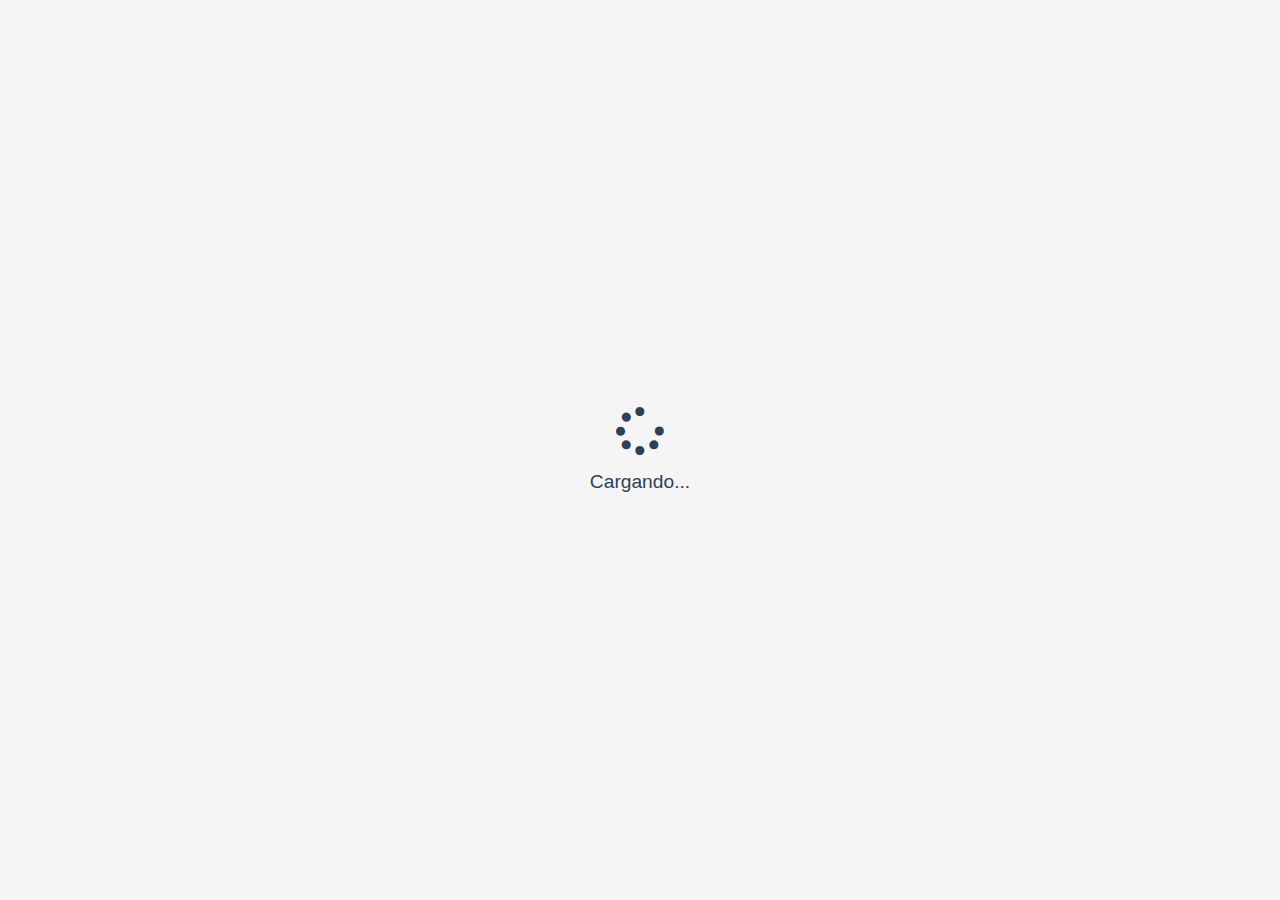
<file: index.html>
<!DOCTYPE html>
<html lang="es">
<head>
  <meta charset="UTF-8">
  <meta name="viewport" content="width=device-width, initial-scale=1.0">
  <title>ConstructRent - Plataforma de Renta de Herramientas</title>
  <link rel="stylesheet" href="https://cdnjs.cloudflare.com/ajax/libs/font-awesome/6.4.0/css/all.min.css">
  <link rel="stylesheet" href="./constructrent/css/style.css">
</head>
<body>
  <div id="app">
    <!-- El contenido se generará dinámicamente con JavaScript -->
    <div class="loading">
      <i class="fas fa-spinner fa-spin"></i>
      <span>Cargando...</span>
    </div>
  </div>
  
  <!-- Componentes -->
  <!--<script src=".js/components/header.js"></script>
  <script src=".js/components/sidebar.js"></script>
  <script src=".js/components/cards.js"></script>
  <script src=".js/components/tables.js"></script>
  <script src=".js/components/modals.js"></script>-->

  <script type="module" src="./constructrent/js/components/header.js"></script>
  <script type="module" src="./constructrent/js/components/sidebar.js"></script>
  <script type="module" src="./constructrent/js/components/cards.js"></script>
  <script type="module" src="./constructrent/js/components/tables.js"></script>
  <script type="module" src="./constructrent/js/components/modals.js"></script>
  <script type="module" src=""></script>
  
  <script type="module" src="./constructrent/js/roles/admin.js"></script>
  <script type="module" src="./constructrent/js/roles/provider.js"></script>
  <script type="module" src="./constructrent/js/roles/client.js"></script>
  
  <!-- Utilidades -->
  <script type="module" src="./constructrent/js/utils/utils.js"></script>
  
  <!-- Aplicación principal -->
  <script type="module" src="./constructrent/js/app.js"></script>
</body>
</html>
</file>
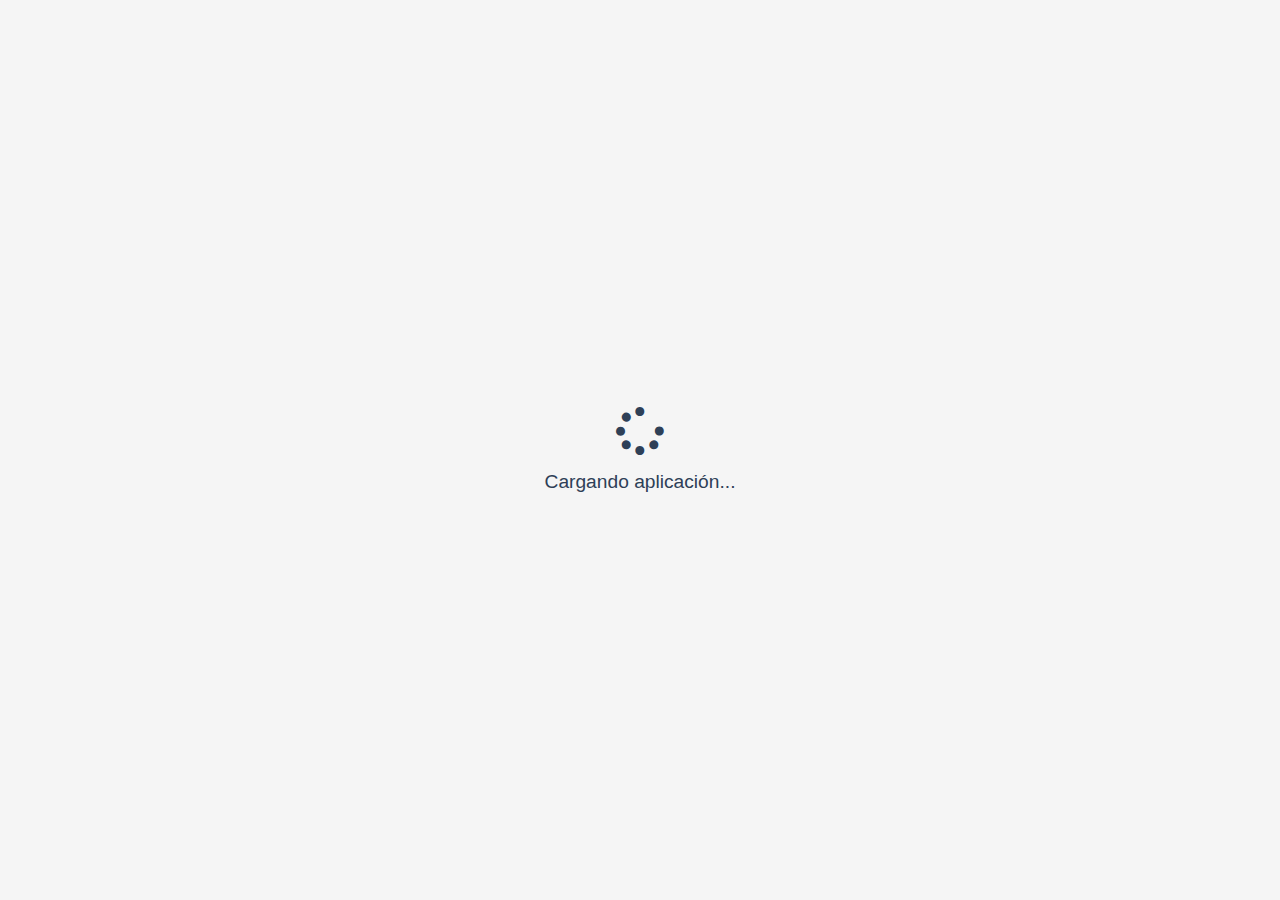
<file: dashboard.html>
<!DOCTYPE html>
<html lang="es">
<head>
  <meta charset="UTF-8">
  <meta name="viewport" content="width=device-width, initial-scale=1.0">
  <title>ConstructRent - Dashboard</title>
  
  <link rel="stylesheet" href="https://cdnjs.cloudflare.com/ajax/libs/font-awesome/6.4.0/css/all.min.css">
  
  <!-- Tus estilos -->
  <link rel="stylesheet" href="./constructrent/css/style.css">
  
  <link rel="icon" href="assets/favicon.ico">
</head>
<body>
  <div id="app">
    <div class="loading">
      <i class="fas fa-spinner fa-spin"></i>
      <span>Cargando aplicación...</span>
    </div>
  </div>

  <script src="./constructrent/js/utils/utils.js"></script>
  <script src="./constructrent/js/components/sidebar.js"></script>
  
  <script src="./constructrent/js/components/header.js"></script>
  <script src="./constructrent/js/components/cards.js"></script>
  <script src="./constructrent/js/components/tables.js"></script>
  <script src="./constructrent/js/components/modals.js"></script>
  
  <script src="./constructrent/js/roles/admin.js"></script>
  <script src="./constructrent/js/roles/provider.js"></script>
  <script src="./constructrent/js/roles/client.js"></script>
  
  <script src="./constructrent/js/app.js"></script>
</body>
</html>
</file>
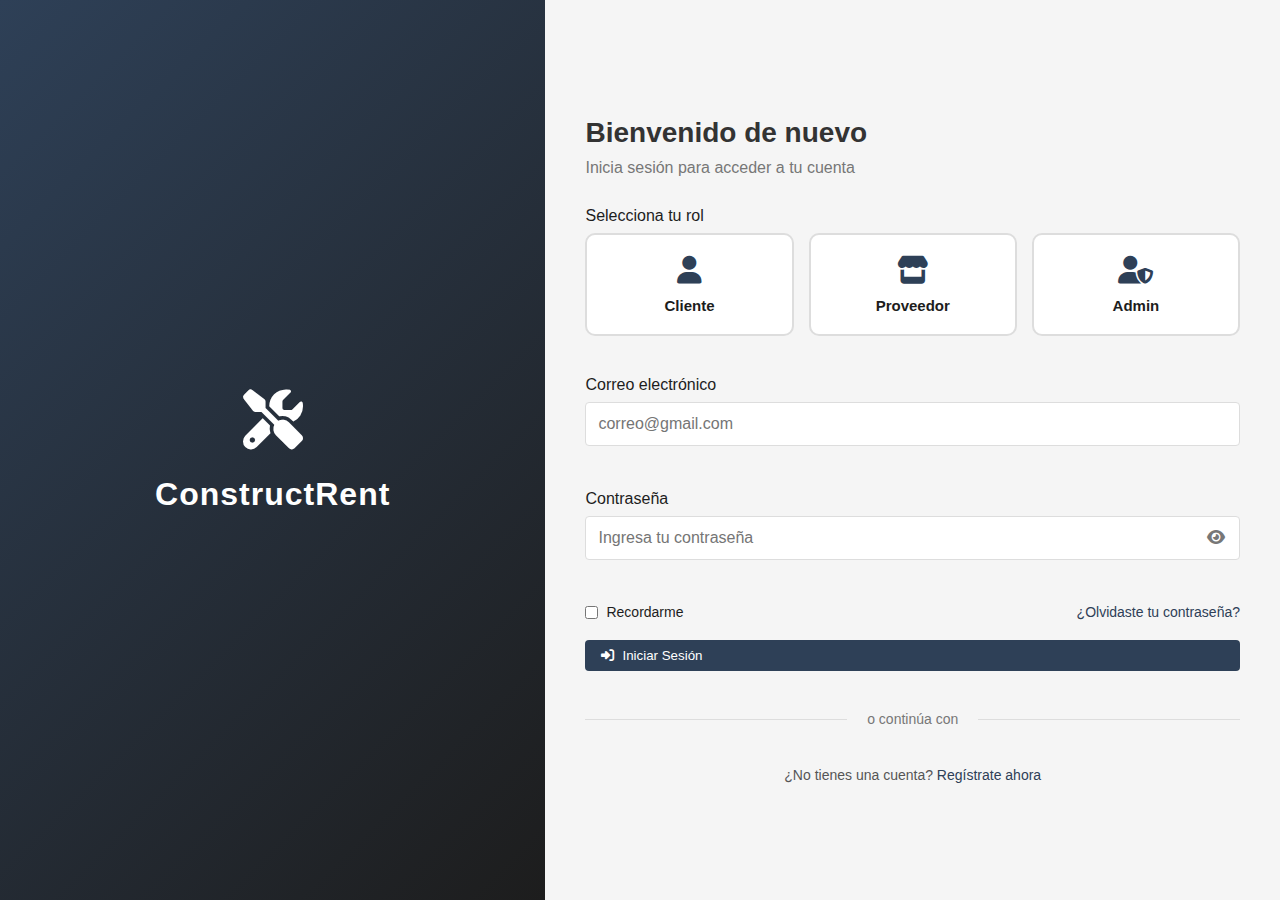
<file: login.html>
<!DOCTYPE html>
<html lang="es">
<head>
  <meta charset="UTF-8">
  <meta name="viewport" content="width=device-width, initial-scale=1.0">
  <title>ConstructRent - Iniciar Sesión</title>
  <link rel="stylesheet" href="https://cdnjs.cloudflare.com/ajax/libs/font-awesome/6.4.0/css/all.min.css">
  <link rel="stylesheet" href="./constructrent/css/style.css">
</head>
<body>
  <div class="login-container">
    <div class="login-image">
      <div class="brand-container">
        <div class="brand-logo">
          <i class="fas fa-tools"></i>
        </div>
        <div class="brand-name">ConstructRent</div>
      </div>
    </div>
    
    <div class="login-form-container">
      <div class="login-header">
        <h1 class="login-title">Bienvenido de nuevo</h1>
        <p class="login-subtitle">Inicia sesión para acceder a tu cuenta</p>
      </div>
      
      <form class="login-form" id="loginForm">
        <div class="role-selector">
          <div class="form-label">Selecciona tu rol</div>
          <div class="role-options">
            <div class="role-option" data-role="client">
              <div class="role-icon">
                <i class="fas fa-user"></i>
              </div>
              <div class="role-name">Cliente</div>
            </div>
            <div class="role-option" data-role="provider">
              <div class="role-icon">
                <i class="fas fa-store"></i>
              </div>
              <div class="role-name">Proveedor</div>
            </div>
            <div class="role-option" data-role="admin">
              <div class="role-icon">
                <i class="fas fa-user-shield"></i>
              </div>
              <div class="role-name">Admin</div>
            </div>
          </div>
        </div>
        
        <div class="form-group">
          <label for="email" class="form-label">Correo electrónico</label>
          <input type="email" id="email" class="form-control" placeholder="correo@gmail.com" required>
          <div class="error-message" id="emailError">Por favor ingresa un correo electrónico válido</div>
        </div>
        
        <div class="form-group">
          <label for="password" class="form-label">Contraseña</label>
          <div class="input-group">
            <input type="password" id="password" class="form-control" placeholder="Ingresa tu contraseña" required>
            <span class="input-icon" id="togglePassword">
              <i class="fas fa-eye"></i>
            </span>
          </div>
          <div class="error-message" id="passwordError">La contraseña debe tener al menos 6 caracteres</div>
        </div>
        
        <div class="remember-forgot">
          <div class="checkbox-container">
            <input type="checkbox" id="remember">
            <label for="remember">Recordarme</label>
          </div>
          <a href="#" class="forgot-password">¿Olvidaste tu contraseña?</a>
        </div>
        
        <button type="submit" class="btn btn-primary">
          <i class="fas fa-sign-in-alt"></i>
          Iniciar Sesión
        </button>
        
        <div class="divider">o continúa con</div>
        
        <div class="register-link">
          ¿No tienes una cuenta? <a href="register.html">Regístrate ahora</a>
        </div>
      </form>
    </div>
  </div>
  
  <!-- Utilidades -->
  <script src="./constructrent/js/utils/utils.js"></script>
  
  <script src="./constructrent/js/login.js"></script>
</body>
</html>
</file>
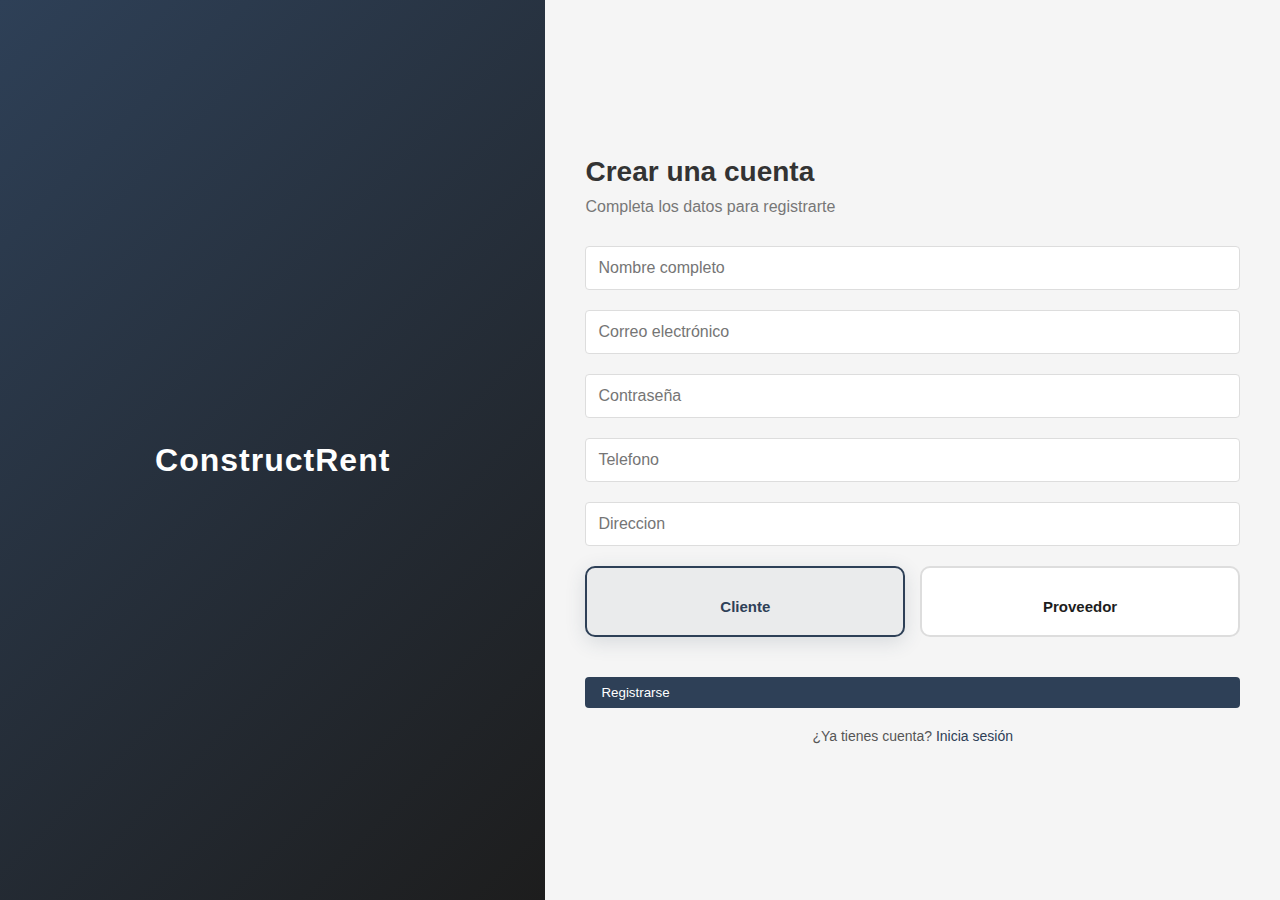
<file: register.html>
<!DOCTYPE html>
<html lang="es">
<head>
  <meta charset="UTF-8" />
  <meta name="viewport" content="width=device-width, initial-scale=1.0" />
  <title>Registro - ConstructRent</title>
  <link rel="stylesheet" href="./constructrent/css/style.css" />
  <script defer type="module" src="./constructrent/js/register.js"></script>
</head>
<body>
  <div class="login-container">
    <div class="login-image">
      <div class="brand-container">
        <div class="brand-logo"><i class="fas fa-tools"></i></div>
        <div class="brand-name">ConstructRent</div>
      </div>
    </div>
    <div class="login-form-container">
      <div class="login-header">
        <h2 class="login-title">Crear una cuenta</h2>
        <p class="login-subtitle">Completa los datos para registrarte</p>
      </div>
      <form id="registerForm" class="login-form">
        <input type="text" class="form-control" name="nombre" placeholder="Nombre completo" required />
        <input type="email" class="form-control" name="correo" placeholder="Correo electrónico" required />
        <input type="password" class="form-control" name="contrasena" placeholder="Contraseña" required />
        <input type="text" class="form-control" name="telefono" placeholder="Telefono">
        <input type="text" class="form-control" name="direccion" placeholder="Direccion">
        <div class="role-options">
          <div class="role-option selected" data-role="CLIENTE">
            <div class="role-icon"><i class="fas fa-user"></i></div>
            <div class="role-name">Cliente</div>
          </div>
          <div class="role-option" data-role="PROVEEDOR">
            <div class="role-icon"><i class="fas fa-store"></i></div>
            <div class="role-name">Proveedor</div>
          </div>
        </div>
        <button type="submit" class="btn btn-primary">Registrarse</button>
        <div class="register-link">¿Ya tienes cuenta? <a href="login.html">Inicia sesión</a></div>
      </form>
    </div>
  </div>
</body>
</html>
</file>
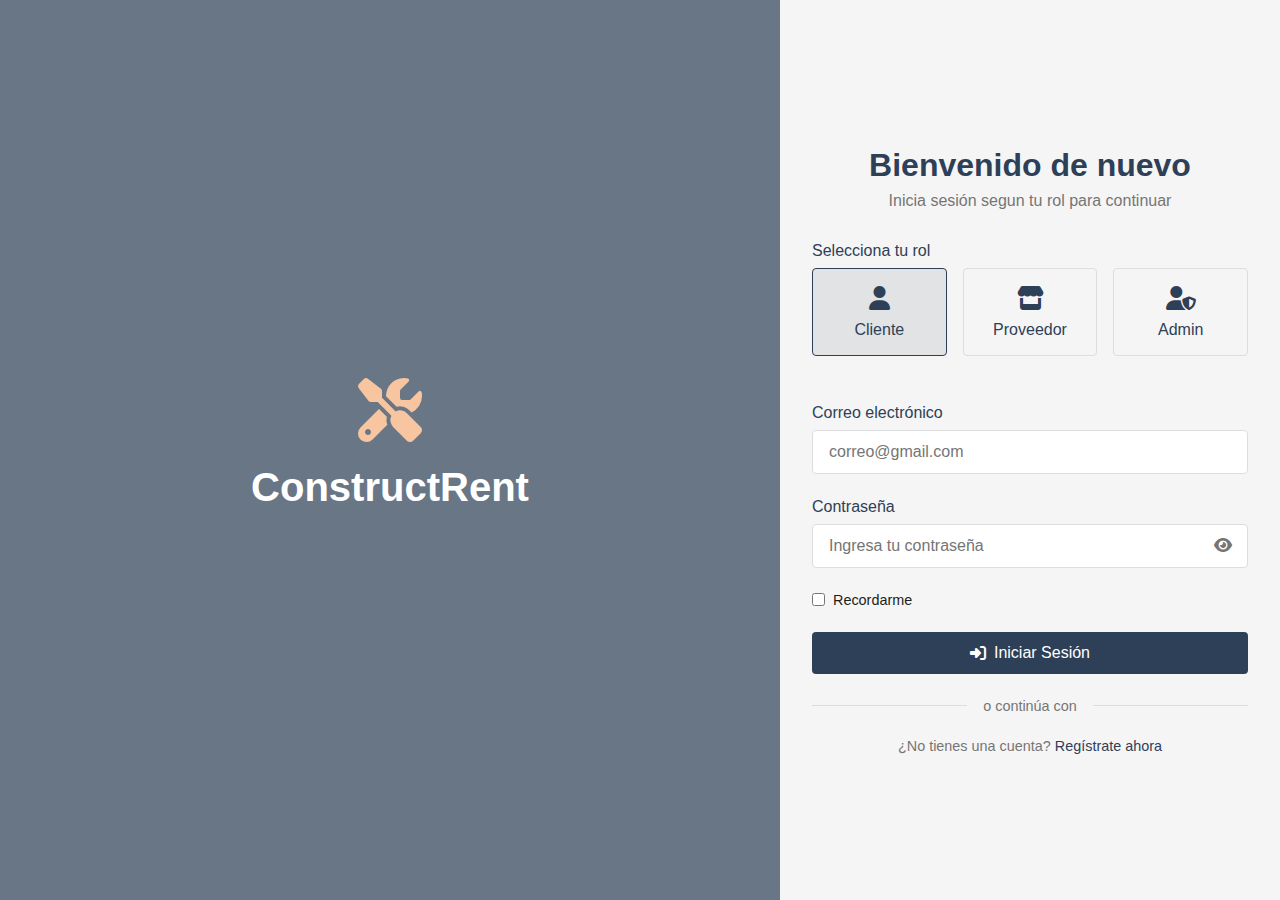
<file: Constructren/login.html>
<!DOCTYPE html>
<html lang="es">
<head>
  <meta charset="UTF-8">
  <meta name="viewport" content="width=device-width, initial-scale=1.0">
  <title>ConstructRent - Iniciar Sesión</title>
  <link rel="stylesheet" href="https://cdnjs.cloudflare.com/ajax/libs/font-awesome/6.4.0/css/all.min.css">
  <style>
    :root {
      --primary: #ffffff;
      --secondary: #2e4057;
      --accent: #f7c59f;
      --light: #efefef;
      --dark: #1d1d1d;
      --success: #4caf50;
      --warning: #ff9800;
      --danger: #f44336;
      --gray: #757575;
      --shadow: 0 4px 6px rgba(0, 0, 0, 0.1);
    }

    * {
      margin: 0;
      padding: 0;
      box-sizing: border-box;
      font-family: 'Segoe UI', Tahoma, Geneva, Verdana, sans-serif;
    }

    body {
      background-color: #f5f5f5;
      color: var(--dark);
      min-height: 100vh;
      display: flex;
      flex-direction: column;
    }

    .login-container {
      display: flex;
      flex: 1;
      height: 100vh;
    }

    .login-image {
      flex: 1;
      background-image: url('https://images.unsplash.com/photo-1504307651254-35680f356dfd?ixlib=rb-4.0.3&ixid=M3wxMjA3fDB8MHxwaG90by1wYWdlfHx8fGVufDB8fHx8fA%3D%3D&auto=format&fit=crop&w=1470&q=80');
      background-size: cover;
      background-position: center;
      position: relative;
      display: flex;
      align-items: center;
      justify-content: center;
    }

    .login-image::before {
      content: '';
      position: absolute;
      top: 0;
      left: 0;
      right: 0;
      bottom: 0;
      background-color: rgba(46, 64, 87, 0.7);
    }

    .brand-container {
      position: relative;
      z-index: 1;
      text-align: center;
      color: white;
      padding: 2rem;
    }

    .brand-logo {
      font-size: 4rem;
      margin-bottom: 1rem;
      color: var(--accent);
    }

    .brand-name {
      font-size: 2.5rem;
      font-weight: bold;
      margin-bottom: 1rem;
    }

    .brand-slogan {
      font-size: 1.2rem;
      opacity: 0.9;
    }

    .login-form-container {
      flex: 1;
      display: flex;
      flex-direction: column;
      justify-content: center;
      padding: 2rem;
      max-width: 500px;
      margin: 0 auto;
    }

    .login-header {
      text-align: center;
      margin-bottom: 2rem;
    }

    .login-title {
      font-size: 2rem;
      font-weight: bold;
      color: var(--secondary);
      margin-bottom: 0.5rem;
    }

    .login-subtitle {
      color: var(--gray);
    }

    .login-form {
      display: flex;
      flex-direction: column;
      gap: 1.5rem;
    }

    .form-group {
      display: flex;
      flex-direction: column;
      gap: 0.5rem;
    }

    .form-label {
      font-weight: 500;
      color: var(--secondary);
    }

    .form-control {
      padding: 0.75rem 1rem;
      border: 1px solid #ddd;
      border-radius: 4px;
      font-size: 1rem;
      transition: border-color 0.3s;
    }

    .form-control:focus {
      outline: none;
      border-color: var(--secondary);
    }

    .input-group {
      position: relative;
    }

    .input-group .form-control {
      padding-right: 2.5rem;
      width: 100%;
    }

    .input-icon {
      position: absolute;
      right: 1rem;
      top: 50%;
      transform: translateY(-50%);
      color: var(--gray);
      cursor: pointer;
    }

    .remember-forgot {
      display: flex;
      justify-content: space-between;
      align-items: center;
      font-size: 0.9rem;
    }

    .checkbox-container {
      display: flex;
      align-items: center;
      gap: 0.5rem;
    }

    .forgot-password {
      color: var(--secondary);
      text-decoration: none;
      transition: color 0.3s;
    }

    .forgot-password:hover {
      color: var(--accent);
      text-decoration: underline;
    }

    .btn {
      padding: 0.75rem 1rem;
      border-radius: 4px;
      border: none;
      cursor: pointer;
      font-weight: 500;
      font-size: 1rem;
      transition: all 0.3s;
      display: flex;
      align-items: center;
      justify-content: center;
      gap: 0.5rem;
    }

    .btn-primary {
      background-color: var(--secondary);
      color: white;
    }

    .btn-primary:hover {
      background-color: #253546;
    }

    .btn-google {
      background-color: white;
      color: #4285F4;
      border: 1px solid #ddd;
    }

    .btn-google:hover {
      background-color: #f8f8f8;
    }

    .divider {
      display: flex;
      align-items: center;
      text-align: center;
      color: var(--gray);
      font-size: 0.9rem;
    }

    .divider::before,
    .divider::after {
      content: '';
      flex: 1;
      border-bottom: 1px solid #ddd;
    }

    .divider::before {
      margin-right: 1rem;
    }

    .divider::after {
      margin-left: 1rem;
    }

    .register-link {
      text-align: center;
      font-size: 0.9rem;
      color: var(--gray);
    }

    .register-link a {
      color: var(--secondary);
      text-decoration: none;
      font-weight: 500;
      transition: color 0.3s;
    }

    .register-link a:hover {
      color: var(--accent);
      text-decoration: underline;
    }

    .error-message {
      color: var(--danger);
      font-size: 0.9rem;
      margin-top: 0.25rem;
      display: none;
    }

    .shake {
      animation: shake 0.5s;
    }

    @keyframes shake {
      0%, 100% { transform: translateX(0); }
      10%, 30%, 50%, 70%, 90% { transform: translateX(-5px); }
      20%, 40%, 60%, 80% { transform: translateX(5px); }
    }

    @media (max-width: 992px) {
      .login-container {
        flex-direction: column;
      }
      
      .login-image {
        height: 200px;
      }
      
      .brand-container {
        padding: 1rem;
      }
      
      .brand-logo {
        font-size: 3rem;
      }
      
      .brand-name {
        font-size: 2rem;
      }
      
      .login-form-container {
        padding: 1.5rem;
      }
    }

    .role-selector {
      margin-bottom: 1.5rem;
    }

    .role-options {
      display: flex;
      gap: 1rem;
      margin-top: 0.5rem;
    }

    .role-option {
      flex: 1;
      border: 1px solid #ddd;
      border-radius: 4px;
      padding: 1rem;
      text-align: center;
      cursor: pointer;
      transition: all 0.3s;
    }

    .role-option:hover {
      border-color: var(--secondary);
    }

    .role-option.selected {
      border-color: var(--secondary);
      background-color: rgba(46, 64, 87, 0.1);
    }

    .role-icon {
      font-size: 1.5rem;
      margin-bottom: 0.5rem;
      color: var(--secondary);
    }

    .role-name {
      font-weight: 500;
      color: var(--secondary);
    }
  </style>
</head>
<body>
  <div class="login-container">
    <div class="login-image">
      <div class="brand-container">
        <div class="brand-logo">
          <i class="fas fa-tools"></i>
        </div>
        <div class="brand-name">ConstructRent</div>
      </div>
    </div>
    
    <div class="login-form-container">
      <div class="login-header">
        <h1 class="login-title">Bienvenido de nuevo</h1>
        <p class="login-subtitle">Inicia sesión segun tu rol para continuar</p>
      </div>
      
      <form class="login-form" id="loginForm">
        <div class="role-selector">
          <div class="form-label">Selecciona tu rol</div>
          <div class="role-options">
            <div class="role-option" data-role="client">
              <div class="role-icon">
                <i class="fas fa-user"></i>
              </div>
              <div class="role-name">Cliente</div>
            </div>
            <div class="role-option" data-role="provider">
              <div class="role-icon">
                <i class="fas fa-store"></i>
              </div>
              <div class="role-name">Proveedor</div>
            </div>
            <div class="role-option" data-role="admin">
              <div class="role-icon">
                <i class="fas fa-user-shield"></i>
              </div>
              <div class="role-name">Admin</div>
            </div>
          </div>
        </div>
        
        <div class="form-group">
          <label for="email" class="form-label">Correo electrónico</label>
          <input type="email" id="email" class="form-control" placeholder="correo@gmail.com" required>
          <div class="error-message" id="emailError">Por favor ingresa un correo electrónico válido</div>
        </div>
        
        <div class="form-group">
          <label for="password" class="form-label">Contraseña</label>
          <div class="input-group">
            <input type="password" id="password" class="form-control" placeholder="Ingresa tu contraseña" required>
            <span class="input-icon" id="togglePassword">
              <i class="fas fa-eye"></i>
            </span>
          </div>
          <div class="error-message" id="passwordError">La contraseña debe tener al menos 6 caracteres</div>
        </div>
        
        <div class="remember-forgot">
          <div class="checkbox-container">
            <input type="checkbox" id="remember">
            <label for="remember">Recordarme</label>
          </div>
        </div>
        
        <button type="submit" class="btn btn-primary">
          <i class="fas fa-sign-in-alt"></i>
          Iniciar Sesión
        </button>
        
        <div class="divider">o continúa con</div>
        
        
        <div class="register-link">
          ¿No tienes una cuenta? <a href="#">Regístrate ahora</a>
        </div>
      </form>
    </div>
  </div>
  
  <script>
    document.addEventListener('DOMContentLoaded', function() {
      const roleOptions = document.querySelectorAll('.role-option');
      let selectedRole = 'client'; 
      
      roleOptions.forEach(option => {
        option.addEventListener('click', function() {
          roleOptions.forEach(opt => opt.classList.remove('selected'));
          
          this.classList.add('selected');
          
          selectedRole = this.getAttribute('data-role');
        });
      });
      
      document.querySelector('.role-option[data-role="client"]').classList.add('selected');
      
      const togglePassword = document.getElementById('togglePassword');
      const passwordInput = document.getElementById('password');
      
      togglePassword.addEventListener('click', function() {
        const type = passwordInput.getAttribute('type') === 'password' ? 'text' : 'password';
        passwordInput.setAttribute('type', type);
        
        this.querySelector('i').classList.toggle('fa-eye');
        this.querySelector('i').classList.toggle('fa-eye-slash');
      });
      
      const loginForm = document.getElementById('loginForm');
      const emailInput = document.getElementById('email');
      const emailError = document.getElementById('emailError');
      const passwordError = document.getElementById('passwordError');
      
      loginForm.addEventListener('submit', function(e) {
        e.preventDefault();
        
        let isValid = true;
        
        if (!validateEmail(emailInput.value)) {
          emailError.style.display = 'block';
          emailInput.classList.add('shake');
          setTimeout(() => emailInput.classList.remove('shake'), 500);
          isValid = false;
        } else {
          emailError.style.display = 'none';
        }
        
        if (passwordInput.value.length < 6) {
          passwordError.style.display = 'block';
          passwordInput.classList.add('shake');
          setTimeout(() => passwordInput.classList.remove('shake'), 500);
          isValid = false;
        } else {
          passwordError.style.display = 'none';
        }
        
        if (isValid) {
          window.location.href = 'index.html';
          
        }
      });
      
      function validateEmail(email) {
        const re = /^(([^<>()\[\]\\.,;:\s@"]+(\.[^<>()\[\]\\.,;:\s@"]+)*)|(".+"))@((\[[0-9]{1,3}\.[0-9]{1,3}\.[0-9]{1,3}\.[0-9]{1,3}])|(([a-zA-Z\-0-9]+\.)+[a-zA-Z]{2,}))$/;
        return re.test(String(email).toLowerCase());
      }
    });
  </script>
</body>
</html>
</file>
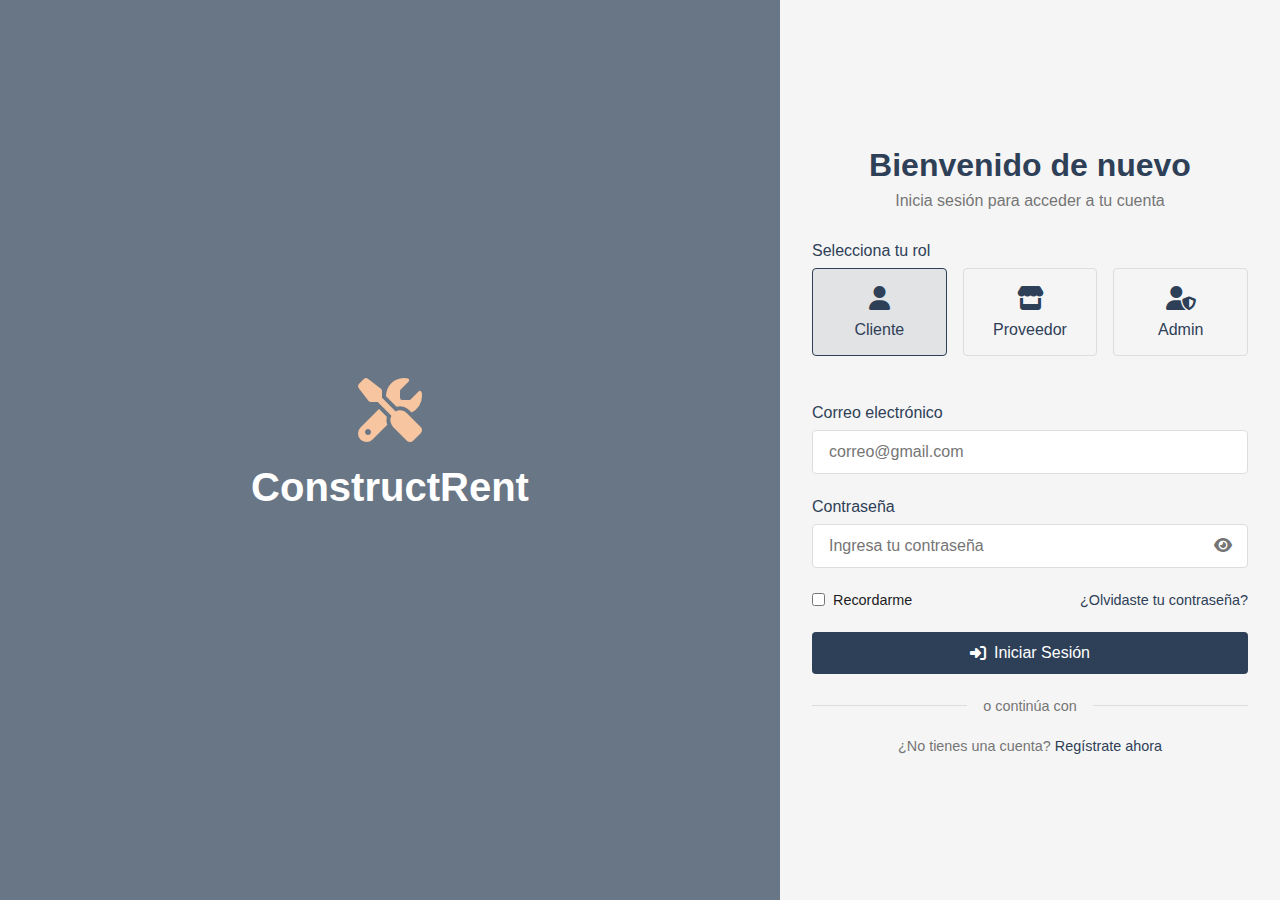
<file: Construntren/login.html>
<!DOCTYPE html>
<html lang="es">
<head>
  <meta charset="UTF-8">
  <meta name="viewport" content="width=device-width, initial-scale=1.0">
  <title>ConstructRent - Iniciar Sesión</title>
  <link rel="stylesheet" href="https://cdnjs.cloudflare.com/ajax/libs/font-awesome/6.4.0/css/all.min.css">
  <style>
    :root {
      --primary: #ffffff;
      --secondary: #2e4057;
      --accent: #f7c59f;
      --light: #efefef;
      --dark: #1d1d1d;
      --success: #4caf50;
      --warning: #ff9800;
      --danger: #f44336;
      --gray: #757575;
      --shadow: 0 4px 6px rgba(0, 0, 0, 0.1);
    }

    * {
      margin: 0;
      padding: 0;
      box-sizing: border-box;
      font-family: 'Segoe UI', Tahoma, Geneva, Verdana, sans-serif;
    }

    body {
      background-color: #f5f5f5;
      color: var(--dark);
      min-height: 100vh;
      display: flex;
      flex-direction: column;
    }

    .login-container {
      display: flex;
      flex: 1;
      height: 100vh;
    }

    .login-image {
      flex: 1;
      background-image: url('https://images.unsplash.com/photo-1504307651254-35680f356dfd?ixlib=rb-4.0.3&ixid=M3wxMjA3fDB8MHxwaG90by1wYWdlfHx8fGVufDB8fHx8fA%3D%3D&auto=format&fit=crop&w=1470&q=80');
      background-size: cover;
      background-position: center;
      position: relative;
      display: flex;
      align-items: center;
      justify-content: center;
    }

    .login-image::before {
      content: '';
      position: absolute;
      top: 0;
      left: 0;
      right: 0;
      bottom: 0;
      background-color: rgba(46, 64, 87, 0.7);
    }

    .brand-container {
      position: relative;
      z-index: 1;
      text-align: center;
      color: white;
      padding: 2rem;
    }

    .brand-logo {
      font-size: 4rem;
      margin-bottom: 1rem;
      color: var(--accent);
    }

    .brand-name {
      font-size: 2.5rem;
      font-weight: bold;
      margin-bottom: 1rem;
    }

    .brand-slogan {
      font-size: 1.2rem;
      opacity: 0.9;
    }

    .login-form-container {
      flex: 1;
      display: flex;
      flex-direction: column;
      justify-content: center;
      padding: 2rem;
      max-width: 500px;
      margin: 0 auto;
    }

    .login-header {
      text-align: center;
      margin-bottom: 2rem;
    }

    .login-title {
      font-size: 2rem;
      font-weight: bold;
      color: var(--secondary);
      margin-bottom: 0.5rem;
    }

    .login-subtitle {
      color: var(--gray);
    }

    .login-form {
      display: flex;
      flex-direction: column;
      gap: 1.5rem;
    }

    .form-group {
      display: flex;
      flex-direction: column;
      gap: 0.5rem;
    }

    .form-label {
      font-weight: 500;
      color: var(--secondary);
    }

    .form-control {
      padding: 0.75rem 1rem;
      border: 1px solid #ddd;
      border-radius: 4px;
      font-size: 1rem;
      transition: border-color 0.3s;
    }

    .form-control:focus {
      outline: none;
      border-color: var(--secondary);
    }

    .input-group {
      position: relative;
    }

    .input-group .form-control {
      padding-right: 2.5rem;
      width: 100%;
    }

    .input-icon {
      position: absolute;
      right: 1rem;
      top: 50%;
      transform: translateY(-50%);
      color: var(--gray);
      cursor: pointer;
    }

    .remember-forgot {
      display: flex;
      justify-content: space-between;
      align-items: center;
      font-size: 0.9rem;
    }

    .checkbox-container {
      display: flex;
      align-items: center;
      gap: 0.5rem;
    }

    .forgot-password {
      color: var(--secondary);
      text-decoration: none;
      transition: color 0.3s;
    }

    .forgot-password:hover {
      color: var(--accent);
      text-decoration: underline;
    }

    .btn {
      padding: 0.75rem 1rem;
      border-radius: 4px;
      border: none;
      cursor: pointer;
      font-weight: 500;
      font-size: 1rem;
      transition: all 0.3s;
      display: flex;
      align-items: center;
      justify-content: center;
      gap: 0.5rem;
    }

    .btn-primary {
      background-color: var(--secondary);
      color: white;
    }

    .btn-primary:hover {
      background-color: #253546;
    }

    .btn-google {
      background-color: white;
      color: #4285F4;
      border: 1px solid #ddd;
    }

    .btn-google:hover {
      background-color: #f8f8f8;
    }

    .divider {
      display: flex;
      align-items: center;
      text-align: center;
      color: var(--gray);
      font-size: 0.9rem;
    }

    .divider::before,
    .divider::after {
      content: '';
      flex: 1;
      border-bottom: 1px solid #ddd;
    }

    .divider::before {
      margin-right: 1rem;
    }

    .divider::after {
      margin-left: 1rem;
    }

    .register-link {
      text-align: center;
      font-size: 0.9rem;
      color: var(--gray);
    }

    .register-link a {
      color: var(--secondary);
      text-decoration: none;
      font-weight: 500;
      transition: color 0.3s;
    }

    .register-link a:hover {
      color: var(--accent);
      text-decoration: underline;
    }

    .error-message {
      color: var(--danger);
      font-size: 0.9rem;
      margin-top: 0.25rem;
      display: none;
    }

    .shake {
      animation: shake 0.5s;
    }

    @keyframes shake {
      0%, 100% { transform: translateX(0); }
      10%, 30%, 50%, 70%, 90% { transform: translateX(-5px); }
      20%, 40%, 60%, 80% { transform: translateX(5px); }
    }

    @media (max-width: 992px) {
      .login-container {
        flex-direction: column;
      }
      
      .login-image {
        height: 200px;
      }
      
      .brand-container {
        padding: 1rem;
      }
      
      .brand-logo {
        font-size: 3rem;
      }
      
      .brand-name {
        font-size: 2rem;
      }
      
      .login-form-container {
        padding: 1.5rem;
      }
    }

    .role-selector {
      margin-bottom: 1.5rem;
    }

    .role-options {
      display: flex;
      gap: 1rem;
      margin-top: 0.5rem;
    }

    .role-option {
      flex: 1;
      border: 1px solid #ddd;
      border-radius: 4px;
      padding: 1rem;
      text-align: center;
      cursor: pointer;
      transition: all 0.3s;
    }

    .role-option:hover {
      border-color: var(--secondary);
    }

    .role-option.selected {
      border-color: var(--secondary);
      background-color: rgba(46, 64, 87, 0.1);
    }

    .role-icon {
      font-size: 1.5rem;
      margin-bottom: 0.5rem;
      color: var(--secondary);
    }

    .role-name {
      font-weight: 500;
      color: var(--secondary);
    }
  </style>
</head>
<body>
  <div class="login-container">
    <div class="login-image">
      <div class="brand-container">
        <div class="brand-logo">
          <i class="fas fa-tools"></i>
        </div>
        <div class="brand-name">ConstructRent</div>
      </div>
    </div>
    
    <div class="login-form-container">
      <div class="login-header">
        <h1 class="login-title">Bienvenido de nuevo</h1>
        <p class="login-subtitle">Inicia sesión para acceder a tu cuenta</p>
      </div>
      
      <form class="login-form" id="loginForm">
        <div class="role-selector">
          <div class="form-label">Selecciona tu rol</div>
          <div class="role-options">
            <div class="role-option" data-role="client">
              <div class="role-icon">
                <i class="fas fa-user"></i>
              </div>
              <div class="role-name">Cliente</div>
            </div>
            <div class="role-option" data-role="provider">
              <div class="role-icon">
                <i class="fas fa-store"></i>
              </div>
              <div class="role-name">Proveedor</div>
            </div>
            <div class="role-option" data-role="admin">
              <div class="role-icon">
                <i class="fas fa-user-shield"></i>
              </div>
              <div class="role-name">Admin</div>
            </div>
          </div>
        </div>
        
        <div class="form-group">
          <label for="email" class="form-label">Correo electrónico</label>
          <input type="email" id="email" class="form-control" placeholder="correo@gmail.com" required>
          <div class="error-message" id="emailError">Por favor ingresa un correo electrónico válido</div>
        </div>
        
        <div class="form-group">
          <label for="password" class="form-label">Contraseña</label>
          <div class="input-group">
            <input type="password" id="password" class="form-control" placeholder="Ingresa tu contraseña" required>
            <span class="input-icon" id="togglePassword">
              <i class="fas fa-eye"></i>
            </span>
          </div>
          <div class="error-message" id="passwordError">La contraseña debe tener al menos 6 caracteres</div>
        </div>
        
        <div class="remember-forgot">
          <div class="checkbox-container">
            <input type="checkbox" id="remember">
            <label for="remember">Recordarme</label>
          </div>
          <a href="#" class="forgot-password">¿Olvidaste tu contraseña?</a>
        </div>
        
        <button type="submit" class="btn btn-primary">
          <i class="fas fa-sign-in-alt"></i>
          Iniciar Sesión
        </button>
        
        <div class="divider">o continúa con</div>
        
        
        <div class="register-link">
          ¿No tienes una cuenta? <a href="#">Regístrate ahora</a>
        </div>
      </form>
    </div>
  </div>
  
  <script>
    document.addEventListener('DOMContentLoaded', function() {
      const roleOptions = document.querySelectorAll('.role-option');
      let selectedRole = 'client'; 
      
      roleOptions.forEach(option => {
        option.addEventListener('click', function() {
          roleOptions.forEach(opt => opt.classList.remove('selected'));
          
          this.classList.add('selected');
          
          selectedRole = this.getAttribute('data-role');
        });
      });
      
      document.querySelector('.role-option[data-role="client"]').classList.add('selected');
      
      const togglePassword = document.getElementById('togglePassword');
      const passwordInput = document.getElementById('password');
      
      togglePassword.addEventListener('click', function() {
        const type = passwordInput.getAttribute('type') === 'password' ? 'text' : 'password';
        passwordInput.setAttribute('type', type);
        
        this.querySelector('i').classList.toggle('fa-eye');
        this.querySelector('i').classList.toggle('fa-eye-slash');
      });
      
      const loginForm = document.getElementById('loginForm');
      const emailInput = document.getElementById('email');
      const emailError = document.getElementById('emailError');
      const passwordError = document.getElementById('passwordError');
      
      loginForm.addEventListener('submit', function(e) {
        e.preventDefault();
        
        let isValid = true;
        
        if (!validateEmail(emailInput.value)) {
          emailError.style.display = 'block';
          emailInput.classList.add('shake');
          setTimeout(() => emailInput.classList.remove('shake'), 500);
          isValid = false;
        } else {
          emailError.style.display = 'none';
        }
        
        if (passwordInput.value.length < 6) {
          passwordError.style.display = 'block';
          passwordInput.classList.add('shake');
          setTimeout(() => passwordInput.classList.remove('shake'), 500);
          isValid = false;
        } else {
          passwordError.style.display = 'none';
        }
        
        if (isValid) {
          window.location.href = 'index.html';
          
        }
      });
      
      function validateEmail(email) {
        const re = /^(([^<>()\[\]\\.,;:\s@"]+(\.[^<>()\[\]\\.,;:\s@"]+)*)|(".+"))@((\[[0-9]{1,3}\.[0-9]{1,3}\.[0-9]{1,3}\.[0-9]{1,3}])|(([a-zA-Z\-0-9]+\.)+[a-zA-Z]{2,}))$/;
        return re.test(String(email).toLowerCase());
      }
    });
  </script>
</body>
</html>
</file>
<file: constructrent/css/style.css>
:root {
  --primary: #ffffff;
  --secondary: #2e4057;
  --accent: #f7c59f;
  --light: #efefef;
  --dark: #1d1d1d;
  --success: #4caf50;
  --warning: #ff9800;
  --danger: #f44336;
  --gray: #757575;
  --shadow: 0 4px 6px rgba(0, 0, 0, 0.1);
}

* {
  margin: 0;
  padding: 0;
  box-sizing: border-box;
  font-family: "Segoe UI", Tahoma, Geneva, Verdana, sans-serif;
}

body {
  background-color: #f5f5f5;
  color: var(--dark);
}

.container {
  width: 100%;
  min-height: 100vh;
  display: flex;
  flex-direction: column;
}

header {
  background-color: var(--secondary);
  color: white;
  padding: 1rem;
  display: flex;
  justify-content: space-between;
  align-items: center;
  box-shadow: var(--shadow);
}

.logo {
  display: flex;
  align-items: center;
  gap: 0.5rem;
  font-size: 1.5rem;
  font-weight: bold;
}

.logo i {
  color: var(--primary);
}

.user-info {
  display: flex;
  align-items: center;
  gap: 1rem;
}

.user-avatar {
  width: 40px;
  height: 40px;
  border-radius: 50%;
  background-color: var(--primary);
  display: flex;
  align-items: center;
  justify-content: center;
  color: var(--secondary);
  font-weight: bold;
}

.notifications {
  position: relative;
  cursor: pointer;
}

.notification-badge {
  position: absolute;
  top: -5px;
  right: -5px;
  background-color: var(--danger);
  color: white;
  border-radius: 50%;
  width: 18px;
  height: 18px;
  display: flex;
  align-items: center;
  justify-content: center;
  font-size: 0.7rem;
}

.main-content {
  display: flex;
  flex: 1;
}

.sidebar {
  width: 250px;
  background-color: var(--secondary);
  color: white;
  padding: 1rem 0;
  transition: all 0.3s ease;
}

.sidebar-header {
  padding: 0 1rem 1rem;
  border-bottom: 1px solid rgba(255, 255, 255, 0.1);
}

.user-role-display {
  display: flex;
  align-items: center;
  gap: 0.5rem;
  font-weight: 600;
}

.nav-menu {
  list-style: none;
  margin-top: 1rem;
}

.nav-item {
  padding: 0.75rem 1rem;
  cursor: pointer;
  transition: background-color 0.3s;
  display: flex;
  align-items: center;
  gap: 0.5rem;
}

.nav-item:hover {
  background-color: rgba(255, 255, 255, 0.1);
}

.nav-item.active {
  background-color: rgba(255, 255, 255, 0.2);
}

.content {
  flex: 1;
  padding: 1.5rem;
  overflow-y: auto;
}

.dashboard-header {
  display: flex;
  justify-content: space-between;
  align-items: center;
  margin-bottom: 1.5rem;
}

.dashboard-title {
  font-size: 1.5rem;
  font-weight: bold;
}

.action-buttons {
  display: flex;
  gap: 0.5rem;
}

.btn {
  padding: 0.5rem 1rem;
  border-radius: 4px;
  border: none;
  cursor: pointer;
  font-weight: 500;
  display: flex;
  align-items: center;
  gap: 0.5rem;
  transition: all 0.3s;
}

.btn-primary {
  background-color: var(--secondary);
  color: white;
}

.btn-primary:hover {
  background-color: #253546;
}

.btn-secondary {
  background-color: var(--light);
  color: var(--dark);
}

.btn-secondary:hover {
  background-color: #e0e0e0;
}

.btn-success {
  background-color: var(--success);
  color: white;
}

.btn-success:hover {
  background-color: #45a049;
}

.btn-danger {
  background-color: var(--danger);
  color: white;
}

.btn-danger:hover {
  background-color: #da190b;
}

.btn-icon {
  background: none;
  border: none;
  cursor: pointer;
  padding: 0.25rem;
  margin: 0 0.25rem;
  border-radius: 3px;
  transition: background-color 0.3s;
}

.btn-icon:hover {
  background-color: rgba(0, 0, 0, 0.1);
}

.stats-container {
  display: grid;
  grid-template-columns: repeat(auto-fit, minmax(250px, 1fr));
  gap: 1rem;
  margin-bottom: 1.5rem;
}

.stat-card {
  background-color: white;
  border-radius: 8px;
  padding: 1.5rem;
  box-shadow: var(--shadow);
  display: flex;
  flex-direction: column;
}

.stat-header {
  display: flex;
  justify-content: space-between;
  align-items: center;
  margin-bottom: 1rem;
}

.stat-title {
  font-size: 0.9rem;
  color: var(--gray);
}

.stat-icon {
  width: 40px;
  height: 40px;
  border-radius: 8px;
  display: flex;
  align-items: center;
  justify-content: center;
  color: white;
}

.stat-value {
  font-size: 1.8rem;
  font-weight: bold;
}

.stat-change {
  font-size: 0.8rem;
  display: flex;
  align-items: center;
  gap: 0.25rem;
}

.positive {
  color: var(--success);
}

.negative {
  color: var(--danger);
}

.table-container {
  background-color: white;
  border-radius: 8px;
  box-shadow: var(--shadow);
  margin-bottom: 1.5rem;
  overflow: hidden;
}

.table-header {
  padding: 1rem 1.5rem;
  border-bottom: 1px solid #eee;
  display: flex;
  justify-content: space-between;
  align-items: center;
}

.table-title {
  font-weight: bold;
  font-size: 1.1rem;
}

.table-actions {
  display: flex;
  gap: 0.5rem;
}

.search-box {
  display: flex;
  align-items: center;
  background-color: var(--light);
  border-radius: 4px;
  padding: 0.25rem 0.5rem;
}

.search-box input {
  border: none;
  background: transparent;
  padding: 0.25rem;
  outline: none;
}

.table-responsive {
  overflow-x: auto;
}

table {
  width: 100%;
  border-collapse: collapse;
}

th,
td {
  padding: 1rem 1.5rem;
  text-align: left;
  border-bottom: 1px solid #eee;
}

th {
  font-weight: 600;
  color: var(--gray);
  font-size: 0.9rem;
}

tbody tr:hover {
  background-color: #f9f9f9;
}

.status {
  padding: 0.25rem 0.5rem;
  border-radius: 4px;
  font-size: 0.8rem;
  font-weight: 500;
}

.status-available {
  background-color: rgba(76, 175, 80, 0.1);
  color: var(--success);
}

.status-rented {
  background-color: rgba(255, 152, 0, 0.1);
  color: var(--warning);
}

.status-maintenance {
  background-color: rgba(244, 67, 54, 0.1);
  color: var(--danger);
}

.status-pendiente {
  background-color: rgba(255, 152, 0, 0.1);
  color: var(--warning);
}

.status-completado {
  background-color: rgba(76, 175, 80, 0.1);
  color: var(--success);
}

.status-pagada {
  background-color: rgba(76, 175, 80, 0.1);
  color: var(--success);
}

.action-icon {
  cursor: pointer;
  color: var(--gray);
  transition: color 0.3s;
  margin: 0 0.25rem;
}

.action-icon:hover {
  color: var(--secondary);
}

.tools-grid {
  display: grid;
  grid-template-columns: repeat(auto-fill, minmax(280px, 1fr));
  gap: 1.5rem;
}

.tool-card {
  background-color: white;
  border-radius: 8px;
  overflow: hidden;
  box-shadow: var(--shadow);
  transition: transform 0.3s;
}

.tool-card:hover {
  transform: translateY(-5px);
}

.tool-image {
  height: 180px;
  overflow: hidden;
  position: relative;
}

.tool-image img {
  width: 100%;
  height: 100%;
  object-fit: cover;
}

.tool-status-badge {
  position: absolute;
  top: 10px;
  right: 10px;
  padding: 0.25rem 0.5rem;
  border-radius: 4px;
  font-size: 0.8rem;
  font-weight: 500;
}

.tool-details {
  padding: 1rem;
}

.tool-name {
  font-weight: bold;
  font-size: 1.1rem;
  margin-bottom: 0.5rem;
}

.tool-category {
  color: var(--gray);
  font-size: 0.9rem;
  margin-bottom: 0.5rem;
  display: flex;
  align-items: center;
  gap: 0.25rem;
}

.tool-price {
  font-weight: bold;
  color: var(--secondary);
  margin-bottom: 0.5rem;
}

.tool-description {
  color: var(--gray);
  font-size: 0.9rem;
  margin-bottom: 1rem;
  display: -webkit-box;
  -webkit-line-clamp: 2;
  -webkit-box-orient: vertical;
  overflow: hidden;
}

.tool-actions {
  display: flex;
  justify-content: space-between;
  align-items: center;
  gap: 0.5rem;
}

.tool-info {
  padding: 1rem;
}

.tool-info h3 {
  margin-bottom: 0.5rem;
  color: var(--secondary);
}

.tool-info p {
  margin-bottom: 0.25rem;
  font-size: 0.9rem;
}

.actions {
  margin-top: 1rem;
  display: flex;
  gap: 0.5rem;
}

.form-container {
  background-color: white;
  border-radius: 8px;
  box-shadow: var(--shadow);
  padding: 1.5rem;
  max-width: 800px;
  margin: 0 auto;
}

.form-title {
  font-size: 1.2rem;
  font-weight: bold;
  margin-bottom: 1.5rem;
  padding-bottom: 0.5rem;
  border-bottom: 1px solid #eee;
}

.form-group {
  margin-bottom: 1.5rem;
}

.form-label {
  display: block;
  margin-bottom: 0.5rem;
  font-weight: 500;
}

.form-control {
  width: 100%;
  padding: 0.75rem;
  border: 1px solid #ddd;
  border-radius: 4px;
  font-size: 1rem;
}

.form-control:focus {
  outline: none;
  border-color: var(--secondary);
}

textarea.form-control {
  min-height: 100px;
  resize: vertical;
}

.form-row {
  display: grid;
  grid-template-columns: repeat(auto-fit, minmax(200px, 1fr));
  gap: 1rem;
}

.form-actions {
  display: flex;
  justify-content: flex-end;
  gap: 1rem;
  margin-top: 1rem;
}

.modal-overlay {
  position: fixed;
  top: 0;
  left: 0;
  right: 0;
  bottom: 0;
  background-color: rgba(0, 0, 0, 0.5);
  display: flex;
  align-items: center;
  justify-content: center;
  z-index: 1000;
  display: none;
}

.modal-overlay.show {
  display: flex;
}

.modal {
  background-color: white;
  border-radius: 8px;
  width: 90%;
  max-width: 500px;
  max-height: 90vh;
  overflow-y: auto;
  box-shadow: 0 10px 25px rgba(0, 0, 0, 0.2);
}

.modal-header {
  padding: 1rem 1.5rem;
  border-bottom: 1px solid #eee;
  display: flex;
  justify-content: space-between;
  align-items: center;
}

.modal-title {
  font-weight: bold;
  font-size: 1.2rem;
}

.modal-close {
  background: none;
  border: none;
  font-size: 1.5rem;
  cursor: pointer;
  color: var(--gray);
}

.modal-body {
  padding: 1.5rem;
}

.modal-footer {
  padding: 1rem 1.5rem;
  border-top: 1px solid #eee;
  display: flex;
  justify-content: flex-end;
  gap: 1rem;
}

.notifications-panel {
  position: absolute;
  top: 60px;
  right: 20px;
  width: 300px;
  background-color: white;
  border-radius: 8px;
  box-shadow: 0 5px 15px rgba(0, 0, 0, 0.1);
  z-index: 100;
  display: none;
}

.notifications-panel.show {
  display: block;
}

.notifications-header {
  padding: 1rem;
  border-bottom: 1px solid #eee;
  display: flex;
  justify-content: space-between;
  align-items: center;
}

.notifications-title {
  font-weight: bold;
}

.notifications-list {
  max-height: 300px;
  overflow-y: auto;
}

.notification-item {
  padding: 1rem;
  border-bottom: 1px solid #eee;
  display: flex;
  gap: 0.75rem;
}

.notification-icon {
  width: 36px;
  height: 36px;
  border-radius: 50%;
  background-color: rgba(46, 64, 87, 0.1);
  display: flex;
  align-items: center;
  justify-content: center;
  color: var(--secondary);
}

.notification-content {
  flex: 1;
}

.notification-message {
  font-size: 0.9rem;
  margin-bottom: 0.25rem;
}

.notification-time {
  font-size: 0.8rem;
  color: var(--gray);
}

.notification-item.unread {
  background-color: rgba(46, 64, 87, 0.05);
}

.notifications-footer {
  padding: 0.75rem;
  text-align: center;
  border-top: 1px solid #eee;
}

.notifications-footer a {
  color: var(--secondary);
  text-decoration: none;
  font-size: 0.9rem;
}

/* Login Styles */
.login-container {
  display: flex;
  width: 100%;
  min-height: 100vh;
}

.login-image {
  flex: 1;
  background: linear-gradient(135deg, #2e4057, #1d1d1d);
  display: flex;
  align-items: center;
  justify-content: center;
  position: relative;
  overflow: hidden;
}

.login-image::before {
  content: "";
  position: absolute;
  width: 100%;
  height: 100%;
  background: url("https://images.unsplash.com/photo-1504307651254-35680f356dfd?ixlib=rb-4.0.3&ixid=M3wxMjA3fDB8MHxwaG90by1wYWdlfHx8fGVufDB8fHx8fA%3D%3D&auto=format&fit=crop&w=1974&q=80")
    center / cover;
  opacity: 0.2;
  filter: blur(2px);
}

.brand-container {
  position: relative;
  z-index: 1;
  text-align: center;
  color: white;
}

.brand-logo {
  font-size: 60px;
  margin-bottom: 20px;
  animation: pulse 2s infinite;
}

.brand-name {
  font-size: 32px;
  font-weight: 700;
  letter-spacing: 1px;
}

.login-form-container {
  flex: 1.2;
  padding: 40px;
  display: flex;
  flex-direction: column;
  justify-content: center;
  overflow-y: auto;
}

.login-header {
  margin-bottom: 30px;
}

.login-title {
  font-size: 28px;
  color: #333;
  margin-bottom: 10px;
}

.login-subtitle {
  font-size: 16px;
  color: #777;
}

.login-form {
  display: flex;
  flex-direction: column;
  gap: 20px;
}

.role-options {
  display: flex;
  gap: 15px;
  margin-bottom: 20px;
}

.role-option {
  flex: 1;
  border: 2px solid #ddd;
  border-radius: 10px;
  padding: 20px 10px;
  text-align: center;
  cursor: pointer;
  transition: all 0.3s ease;
  background-color: white;
}

.role-option:hover {
  border-color: var(--secondary);
  transform: translateY(-3px);
  box-shadow: 0 5px 15px rgba(46, 64, 87, 0.1);
}

.role-option.selected {
  border-color: var(--secondary);
  background-color: rgba(46, 64, 87, 0.05);
  box-shadow: 0 5px 20px rgba(46, 64, 87, 0.15);
}

.role-icon {
  font-size: 28px;
  margin-bottom: 10px;
  color: var(--secondary);
  transition: all 0.3s ease;
}

.role-option.selected .role-icon {
  transform: scale(1.1);
}

.role-name {
  font-size: 15px;
  font-weight: 600;
  color: var(--dark);
  transition: all 0.3s ease;
}

.role-option.selected .role-name {
  color: var(--secondary);
  font-weight: 700;
}

.input-group {
  position: relative;
}

.input-icon {
  position: absolute;
  right: 15px;
  top: 50%;
  transform: translateY(-50%);
  color: #777;
  cursor: pointer;
}

.error-message {
  color: var(--danger);
  font-size: 12px;
  margin-top: 5px;
  display: none;
}

.remember-forgot {
  display: flex;
  justify-content: space-between;
  align-items: center;
  font-size: 14px;
}

.checkbox-container {
  display: flex;
  align-items: center;
  gap: 8px;
}

.forgot-password {
  color: var(--secondary);
  text-decoration: none;
}

.forgot-password:hover {
  text-decoration: underline;
}

.divider {
  text-align: center;
  margin: 20px 0;
  position: relative;
  color: #777;
  font-size: 14px;
}

.divider::before,
.divider::after {
  content: "";
  position: absolute;
  top: 50%;
  width: 40%;
  height: 1px;
  background-color: #ddd;
}

.divider::before {
  left: 0;
}

.divider::after {
  right: 0;
}

.register-link {
  text-align: center;
  font-size: 14px;
  color: #555;
}

.register-link a {
  color: var(--secondary);
  text-decoration: none;
  font-weight: 500;
}

.register-link a:hover {
  text-decoration: underline;
}

/* Animations */
@keyframes pulse {
  0% {
    transform: scale(1);
  }
  50% {
    transform: scale(1.05);
  }
  100% {
    transform: scale(1);
  }
}

.shake {
  animation: shake 0.5s;
}

@keyframes shake {
  0%,
  100% {
    transform: translateX(0);
  }
  10%,
  30%,
  50%,
  70%,
  90% {
    transform: translateX(-5px);
  }
  20%,
  40%,
  60%,
  80% {
    transform: translateX(5px);
  }
}

.hidden {
  display: none !important;
}

.show {
  display: flex !important;
}

.loading {
  display: flex;
  flex-direction: column;
  align-items: center;
  justify-content: center;
  height: 100vh;
  gap: 1rem;
  font-size: 1.2rem;
  color: var(--secondary);
}

.loading i {
  font-size: 3rem;
  animation: spin 1s linear infinite;
}

@keyframes spin {
  0% {
    transform: rotate(0deg);
  }
  100% {
    transform: rotate(360deg);
  }
}

/* Responsive */
@media (max-width: 992px) {
  .sidebar {
    width: 70px;
    overflow: hidden;
  }

  .sidebar-header {
    display: none;
  }

  .nav-item span {
    display: none;
  }

  .nav-item {
    justify-content: center;
    padding: 1rem;
  }

  .nav-item i {
    font-size: 1.2rem;
  }

  .login-container {
    flex-direction: column;
  }

  .login-image {
    height: 200px;
  }

  .login-form-container {
    padding: 30px 20px;
  }
}

@media (max-width: 768px) {
  .stats-container {
    grid-template-columns: 1fr;
  }

  .dashboard-header {
    flex-direction: column;
    align-items: flex-start;
    gap: 1rem;
  }

  .action-buttons {
    width: 100%;
  }

  .btn {
    flex: 1;
    justify-content: center;
  }

  th,
  td {
    padding: 0.75rem;
  }

  .role-options {
    flex-direction: column;
    gap: 10px;
  }
}

@media (max-width: 576px) {
  .sidebar {
    position: fixed;
    bottom: 0;
    left: 0;
    right: 0;
    width: 100%;
    height: auto;
    z-index: 100;
  }

  .main-content {
    flex-direction: column;
  }

  .nav-menu {
    display: flex;
    margin: 0;
  }

  .nav-item {
    flex: 1;
    padding: 0.75rem 0;
    flex-direction: column;
    font-size: 0.7rem;
  }

  .nav-item span {
    display: block;
    font-size: 0.7rem;
  }

  .content {
    padding: 1rem;
    padding-bottom: 70px;
  }

  .user-info span {
    display: none;
  }
}
</file>
